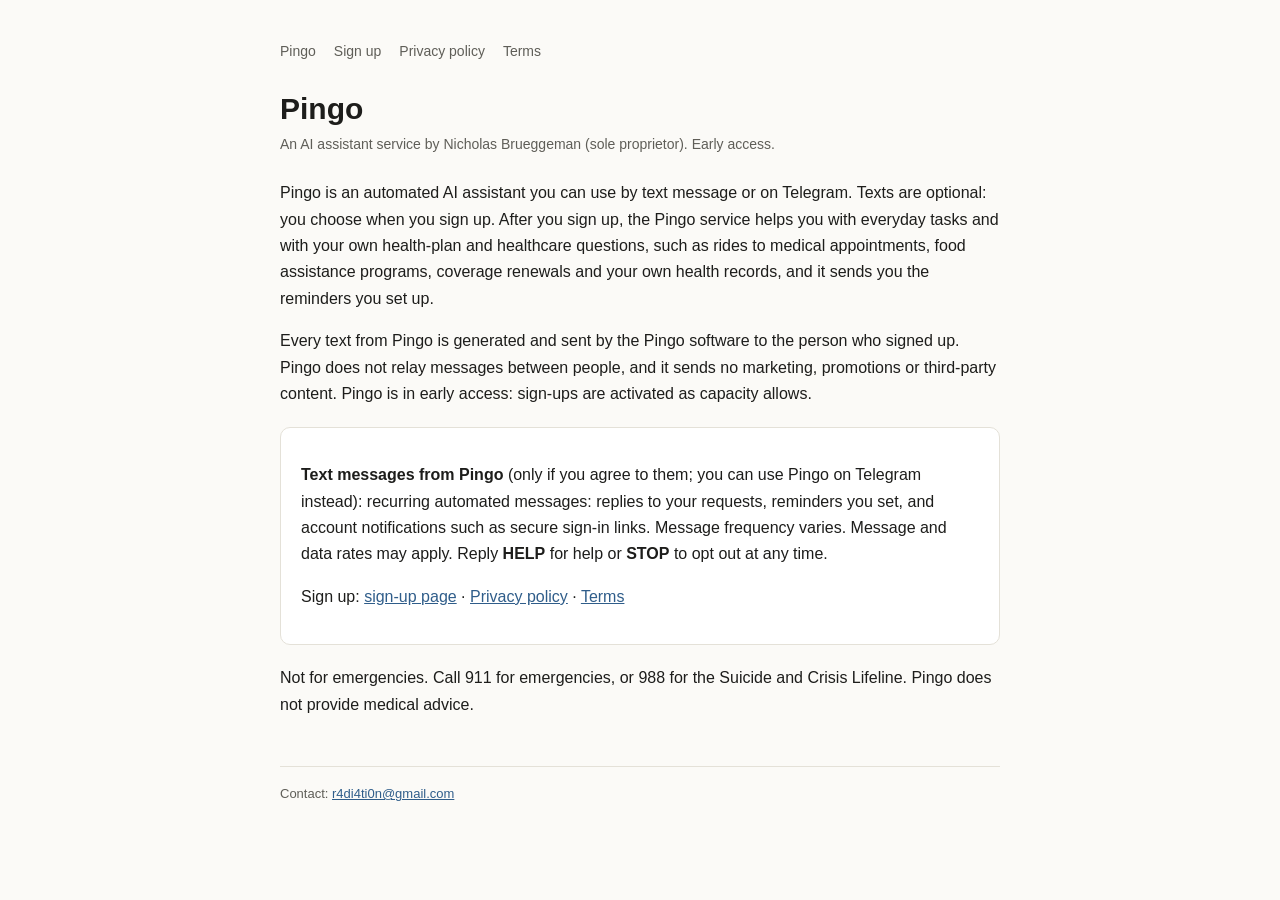
<file: index.html>
<!doctype html>
<html lang="en"><head><meta charset="utf-8"><meta name="viewport" content="width=device-width, initial-scale=1">
<title>Pingo</title><link rel="stylesheet" href="style.css"></head>
<body><main>
<nav><a href="./">Pingo</a><a href="join.html">Sign up</a><a href="privacy.html">Privacy policy</a><a href="terms.html">Terms</a></nav>
<h1>Pingo</h1>
<p class="meta">An AI assistant service by Nicholas Brueggeman (sole proprietor). Early access.</p>
<p>Pingo is an automated AI assistant you can use by text message or on Telegram. Texts are optional: you choose when you sign up. After you sign up, the Pingo service helps you with everyday tasks and with your own health-plan and healthcare questions, such as rides to medical appointments, food assistance programs, coverage renewals and your own health records, and it sends you the reminders you set up.</p>
<p>Every text from Pingo is generated and sent by the Pingo software to the person who signed up. Pingo does not relay messages between people, and it sends no marketing, promotions or third-party content. Pingo is in early access: sign-ups are activated as capacity allows.</p>
<div class="box">
<p><strong>Text messages from Pingo</strong> (only if you agree to them; you can use Pingo on Telegram instead): recurring automated messages: replies to your requests, reminders you set, and account notifications such as secure sign-in links. Message frequency varies. Message and data rates may apply. Reply <strong>HELP</strong> for help or <strong>STOP</strong> to opt out at any time.</p>
<p>Sign up: <a href="join.html">sign-up page</a> &middot; <a href="privacy.html">Privacy policy</a> &middot; <a href="terms.html">Terms</a></p>
</div>
<p>Not for emergencies. Call 911 for emergencies, or 988 for the Suicide and Crisis Lifeline. Pingo does not provide medical advice.</p>
<footer>Contact: <a href="mailto:r4di4ti0n@gmail.com">r4di4ti0n@gmail.com</a></footer>
</main></body></html>
</file>
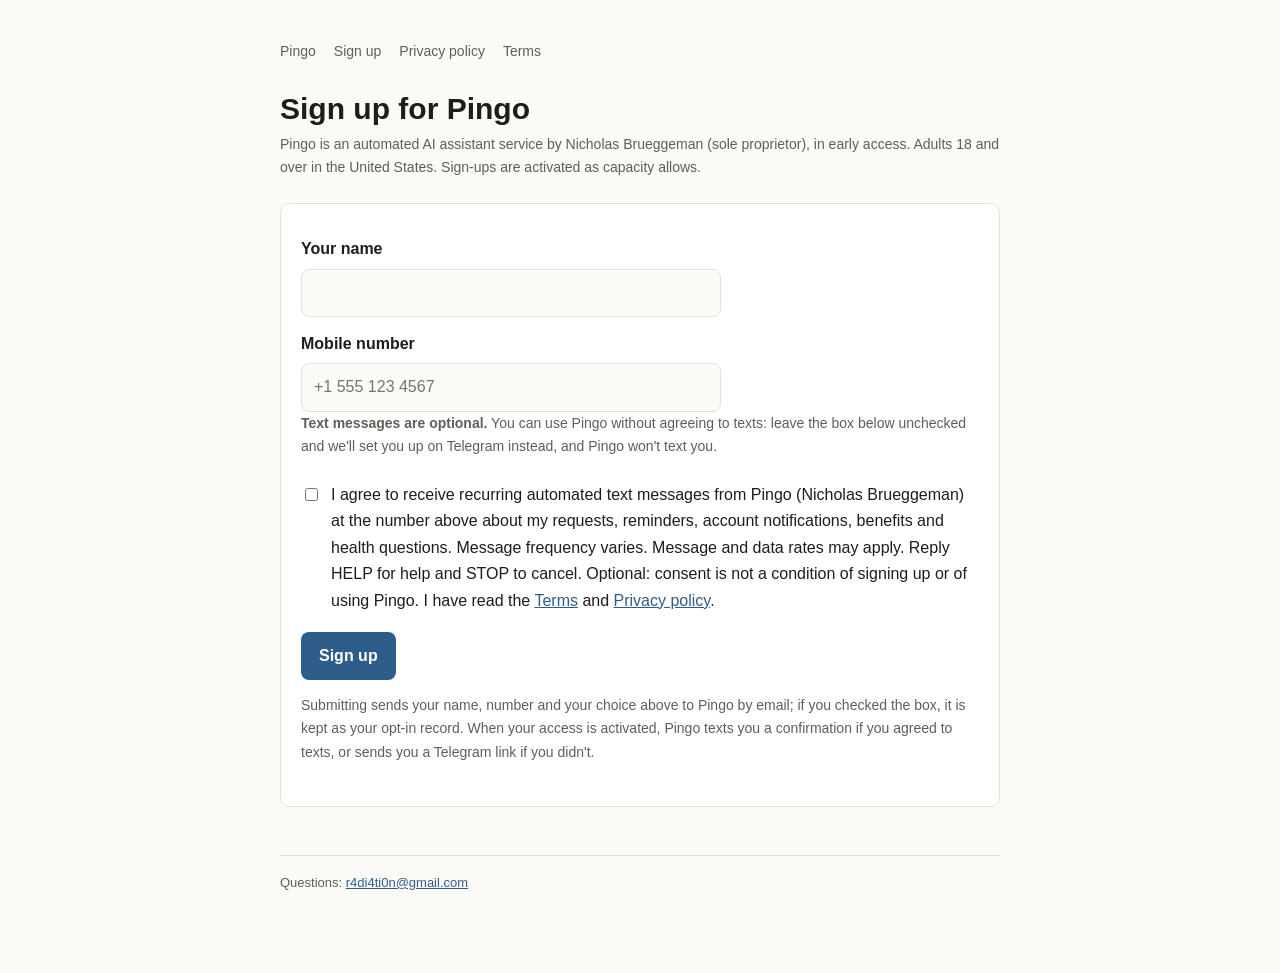
<file: join.html>
<!doctype html>
<html lang="en"><head><meta charset="utf-8"><meta name="viewport" content="width=device-width, initial-scale=1">
<title>Sign up for Pingo</title><link rel="stylesheet" href="style.css"></head>
<body><main>
<nav><a href="./">Pingo</a><a href="join.html">Sign up</a><a href="privacy.html">Privacy policy</a><a href="terms.html">Terms</a></nav>
<h1>Sign up for Pingo</h1>
<p class="meta">Pingo is an automated AI assistant service by Nicholas Brueggeman (sole proprietor), in early access. Adults 18 and over in the United States. Sign-ups are activated as capacity allows.</p>
<form id="optin" class="box" action="mailto:r4di4ti0n@gmail.com?subject=Pingo%20opt-in" method="post" enctype="text/plain">
  <label for="name">Your name</label>
  <input id="name" name="name" type="text" autocomplete="name" required>
  <label for="phone">Mobile number</label>
  <input id="phone" name="mobile" type="tel" autocomplete="tel" placeholder="+1 555 123 4567" required>
  <p class="meta"><strong>Text messages are optional.</strong> You can use Pingo without agreeing to texts: leave the box below unchecked and we'll set you up on Telegram instead, and Pingo won't text you.</p>
  <label class="consent"><input id="agree" name="consent" type="checkbox" value="yes">
    <span id="consent-text">I agree to receive recurring automated text messages from Pingo (Nicholas Brueggeman) at the number above about my requests, reminders, account notifications, benefits and health questions. Message frequency varies. Message and data rates may apply. Reply HELP for help and STOP to cancel. Optional: consent is not a condition of signing up or of using Pingo. I have read the <a href="terms.html">Terms</a> and <a href="privacy.html">Privacy policy</a>.</span></label>
  <button id="submit" type="submit">Sign up</button>
  <p class="meta" style="margin-top:14px">Submitting sends your name, number and your choice above to Pingo by email; if you checked the box, it is kept as your opt-in record. When your access is activated, Pingo texts you a confirmation if you agreed to texts, or sends you a Telegram link if you didn't.</p>
</form>
<script>
const f=document.getElementById('optin'),a=document.getElementById('agree');
f.addEventListener('submit',e=>{e.preventDefault();
 const body=['Name: '+f.elements['name'].value,'Mobile: '+f.elements['mobile'].value,'Text messages: '+(a.checked?'yes (consented)':'no (use Telegram, no texts)'),...(a.checked?['Consent text: '+document.getElementById('consent-text').innerText]:[]),'Submitted: '+new Date().toISOString()].join('\n');
 location.href='mailto:r4di4ti0n@gmail.com?subject='+encodeURIComponent('Pingo opt-in')+'&body='+encodeURIComponent(body);});
</script>
<footer>Questions: <a href="mailto:r4di4ti0n@gmail.com">r4di4ti0n@gmail.com</a></footer>
</main></body></html>
</file>
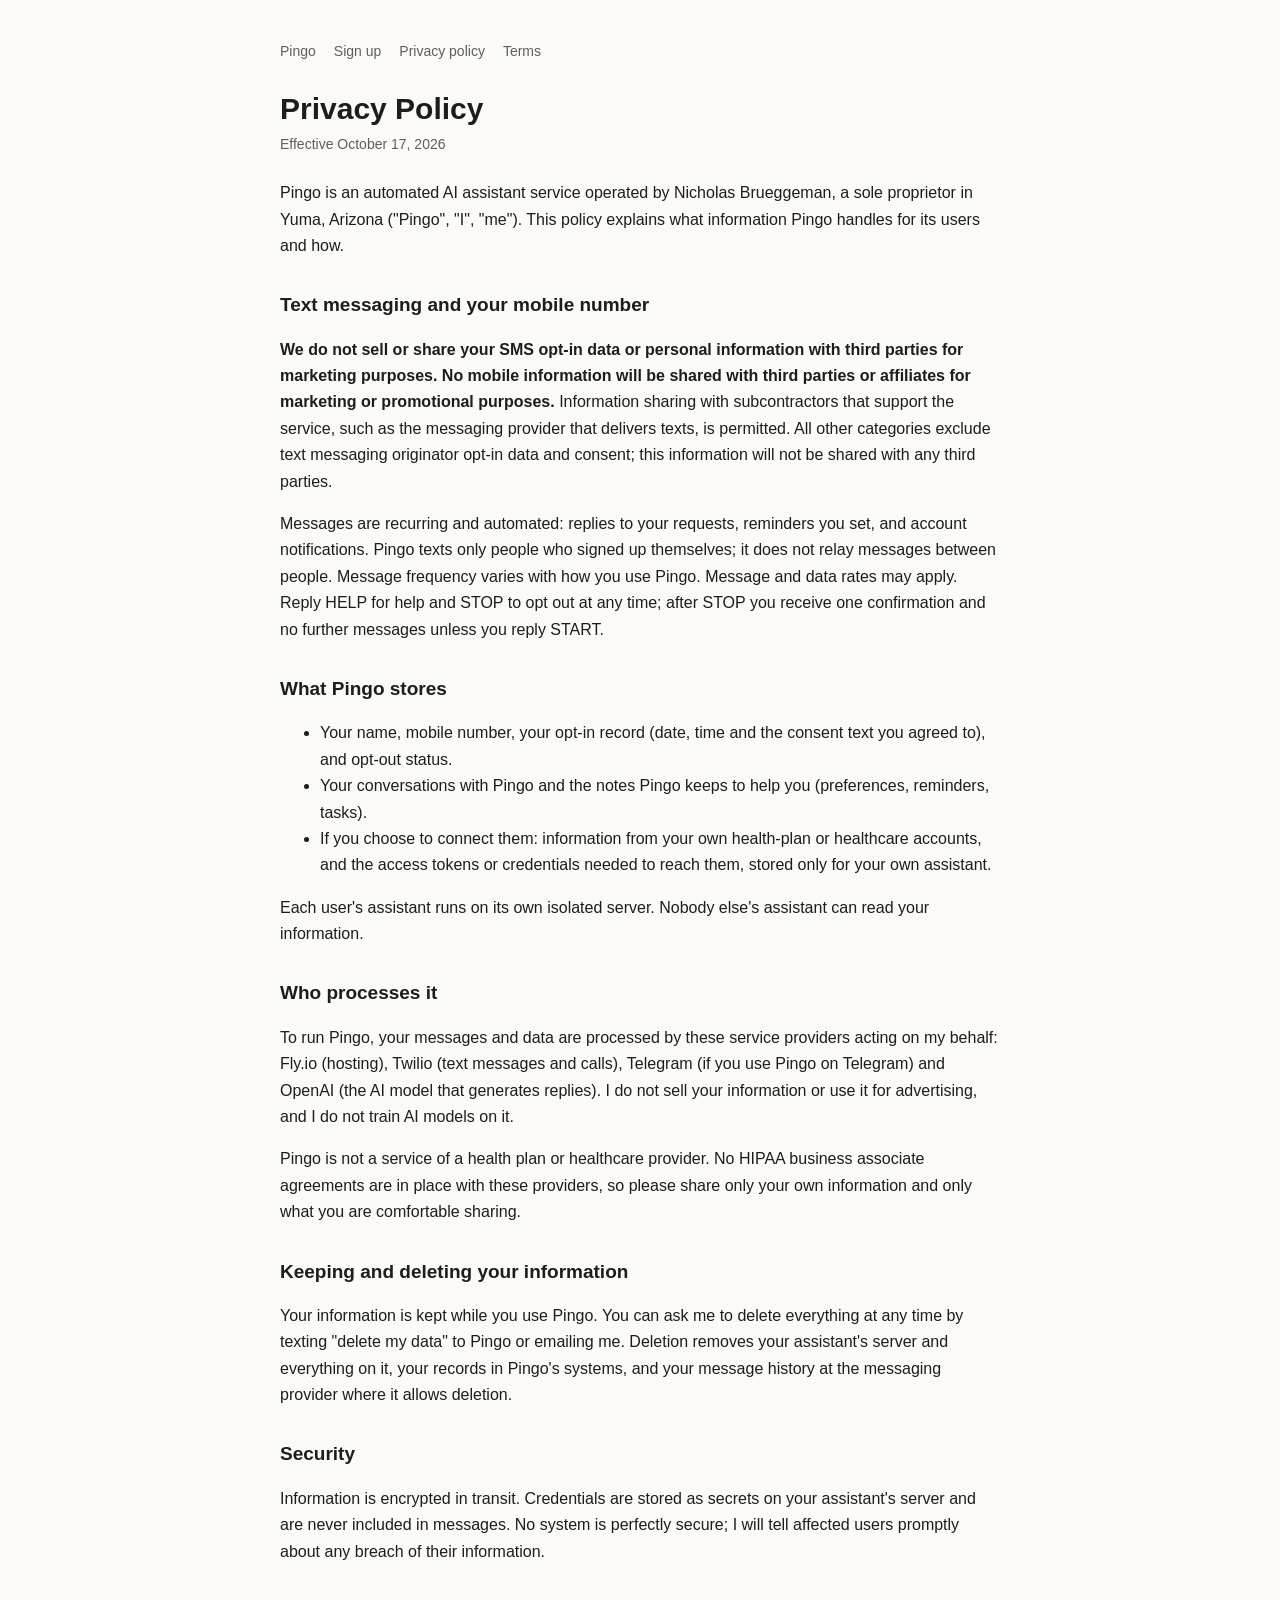
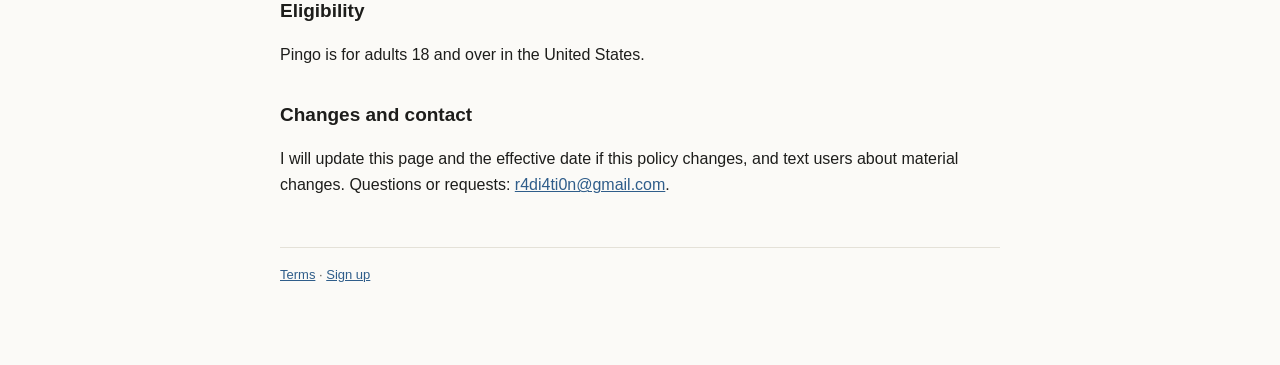
<file: privacy.html>
<!doctype html>
<html lang="en"><head><meta charset="utf-8"><meta name="viewport" content="width=device-width, initial-scale=1">
<title>Privacy Policy - Pingo (Nicholas Brueggeman)</title><link rel="stylesheet" href="style.css"></head>
<body><main>
<nav><a href="./">Pingo</a><a href="join.html">Sign up</a><a href="privacy.html">Privacy policy</a><a href="terms.html">Terms</a></nav>
<h1>Privacy Policy</h1>
<p class="meta">Effective October 17, 2026</p>

<p>Pingo is an automated AI assistant service operated by Nicholas Brueggeman, a sole proprietor in Yuma, Arizona ("Pingo", "I", "me"). This policy explains what information Pingo handles for its users and how.</p>

<h2>Text messaging and your mobile number</h2>
<p><strong>We do not sell or share your SMS opt-in data or personal information with third parties for marketing purposes.</strong> <strong>No mobile information will be shared with third parties or affiliates for marketing or promotional purposes.</strong> Information sharing with subcontractors that support the service, such as the messaging provider that delivers texts, is permitted. All other categories exclude text messaging originator opt-in data and consent; this information will not be shared with any third parties.</p>
<p>Messages are recurring and automated: replies to your requests, reminders you set, and account notifications. Pingo texts only people who signed up themselves; it does not relay messages between people. Message frequency varies with how you use Pingo. Message and data rates may apply. Reply HELP for help and STOP to opt out at any time; after STOP you receive one confirmation and no further messages unless you reply START.</p>

<h2>What Pingo stores</h2>
<ul>
<li>Your name, mobile number, your opt-in record (date, time and the consent text you agreed to), and opt-out status.</li>
<li>Your conversations with Pingo and the notes Pingo keeps to help you (preferences, reminders, tasks).</li>
<li>If you choose to connect them: information from your own health-plan or healthcare accounts, and the access tokens or credentials needed to reach them, stored only for your own assistant.</li>
</ul>
<p>Each user's assistant runs on its own isolated server. Nobody else's assistant can read your information.</p>

<h2>Who processes it</h2>
<p>To run Pingo, your messages and data are processed by these service providers acting on my behalf: Fly.io (hosting), Twilio (text messages and calls), Telegram (if you use Pingo on Telegram) and OpenAI (the AI model that generates replies). I do not sell your information or use it for advertising, and I do not train AI models on it.</p>
<p>Pingo is not a service of a health plan or healthcare provider. No HIPAA business associate agreements are in place with these providers, so please share only your own information and only what you are comfortable sharing.</p>

<h2>Keeping and deleting your information</h2>
<p>Your information is kept while you use Pingo. You can ask me to delete everything at any time by texting "delete my data" to Pingo or emailing me. Deletion removes your assistant's server and everything on it, your records in Pingo's systems, and your message history at the messaging provider where it allows deletion.</p>

<h2>Security</h2>
<p>Information is encrypted in transit. Credentials are stored as secrets on your assistant's server and are never included in messages. No system is perfectly secure; I will tell affected users promptly about any breach of their information.</p>

<h2>Eligibility</h2>
<p>Pingo is for adults 18 and over in the United States.</p>

<h2>Changes and contact</h2>
<p>I will update this page and the effective date if this policy changes, and text users about material changes. Questions or requests: <a href="mailto:r4di4ti0n@gmail.com">r4di4ti0n@gmail.com</a>.</p>
<footer><a href="terms.html">Terms</a> &middot; <a href="join.html">Sign up</a></footer>
</main></body></html>
</file>
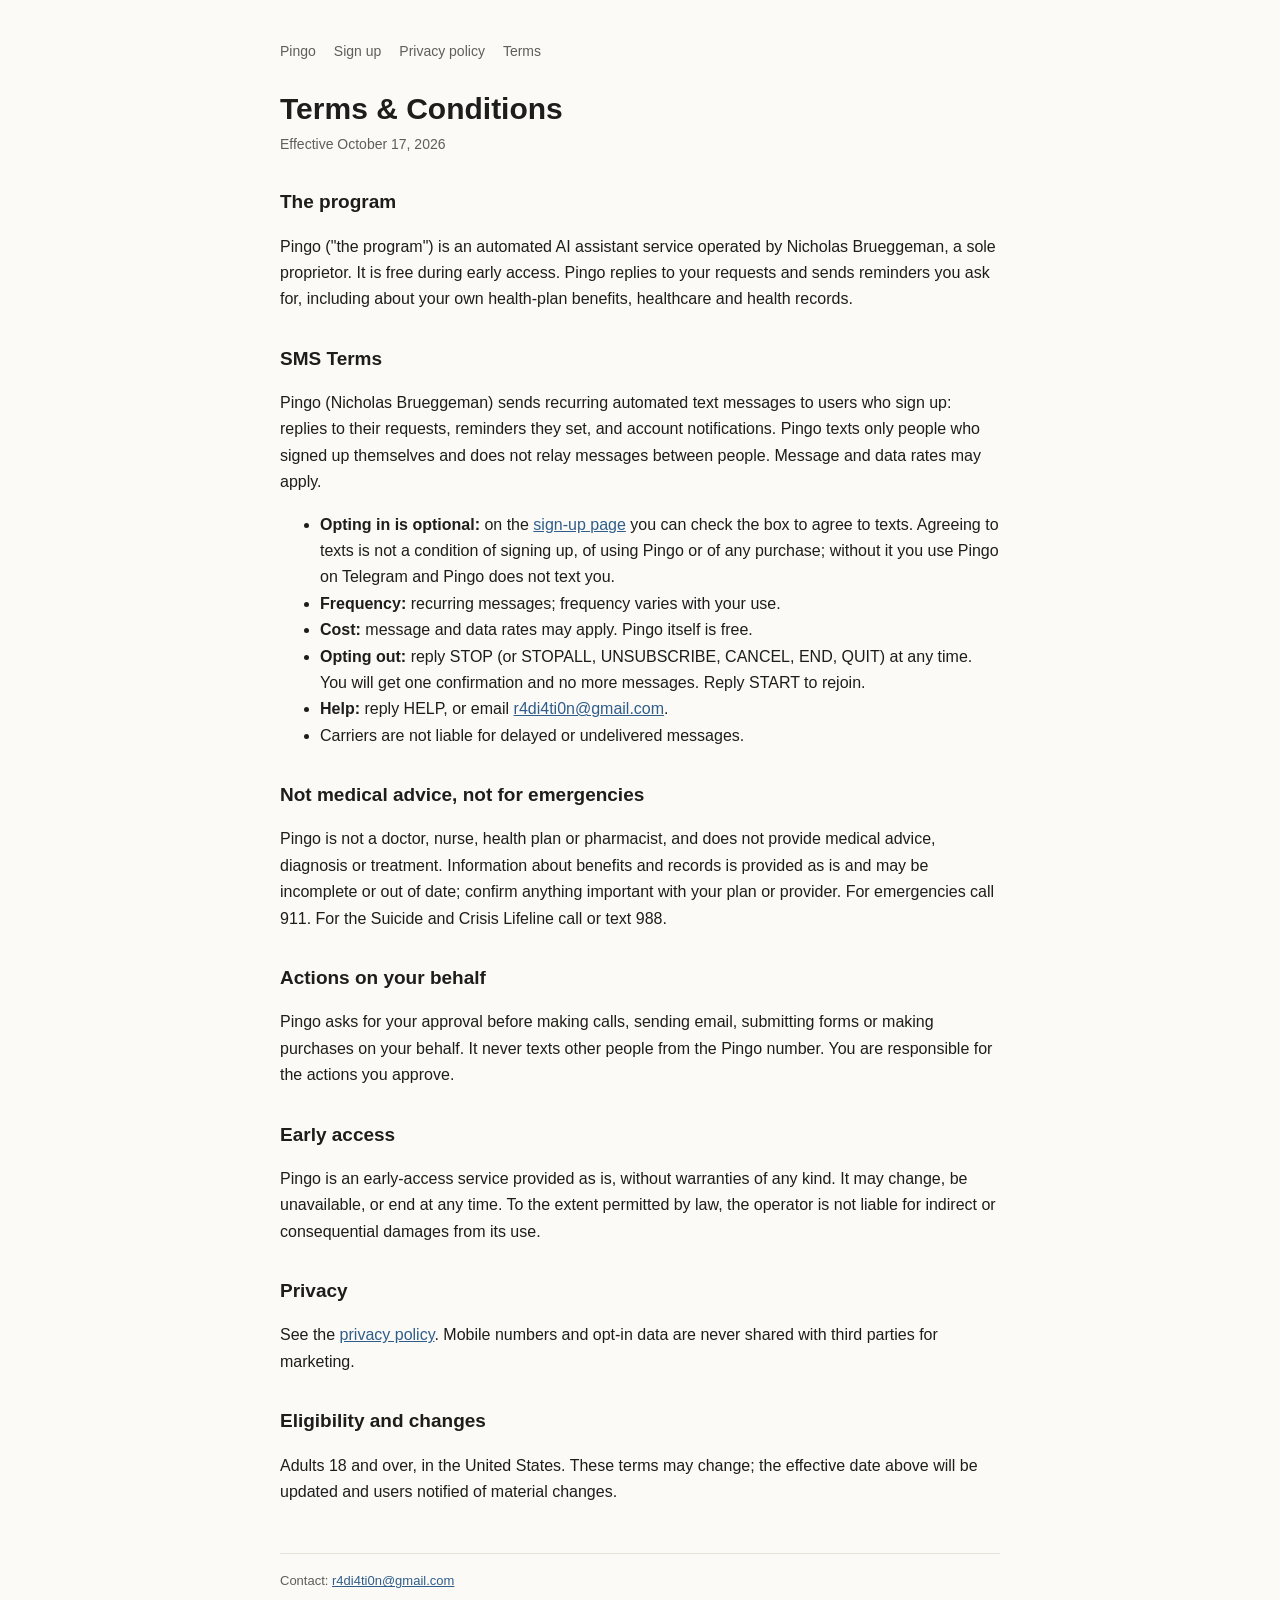
<file: terms.html>
<!doctype html>
<html lang="en"><head><meta charset="utf-8"><meta name="viewport" content="width=device-width, initial-scale=1">
<title>Terms &amp; Conditions - Pingo (Nicholas Brueggeman)</title><link rel="stylesheet" href="style.css"></head>
<body><main>
<nav><a href="./">Pingo</a><a href="join.html">Sign up</a><a href="privacy.html">Privacy policy</a><a href="terms.html">Terms</a></nav>
<h1>Terms &amp; Conditions</h1>
<p class="meta">Effective October 17, 2026</p>

<h2>The program</h2>
<p>Pingo ("the program") is an automated AI assistant service operated by Nicholas Brueggeman, a sole proprietor. It is free during early access. Pingo replies to your requests and sends reminders you ask for, including about your own health-plan benefits, healthcare and health records.</p>

<h2>SMS Terms</h2>
<p>Pingo (Nicholas Brueggeman) sends recurring automated text messages to users who sign up: replies to their requests, reminders they set, and account notifications. Pingo texts only people who signed up themselves and does not relay messages between people. Message and data rates may apply.</p>
<ul>
<li><strong>Opting in is optional:</strong> on the <a href="join.html">sign-up page</a> you can check the box to agree to texts. Agreeing to texts is not a condition of signing up, of using Pingo or of any purchase; without it you use Pingo on Telegram and Pingo does not text you.</li>
<li><strong>Frequency:</strong> recurring messages; frequency varies with your use.</li>
<li><strong>Cost:</strong> message and data rates may apply. Pingo itself is free.</li>
<li><strong>Opting out:</strong> reply STOP (or STOPALL, UNSUBSCRIBE, CANCEL, END, QUIT) at any time. You will get one confirmation and no more messages. Reply START to rejoin.</li>
<li><strong>Help:</strong> reply HELP, or email <a href="mailto:r4di4ti0n@gmail.com">r4di4ti0n@gmail.com</a>.</li>
<li>Carriers are not liable for delayed or undelivered messages.</li>
</ul>

<h2>Not medical advice, not for emergencies</h2>
<p>Pingo is not a doctor, nurse, health plan or pharmacist, and does not provide medical advice, diagnosis or treatment. Information about benefits and records is provided as is and may be incomplete or out of date; confirm anything important with your plan or provider. For emergencies call 911. For the Suicide and Crisis Lifeline call or text 988.</p>

<h2>Actions on your behalf</h2>
<p>Pingo asks for your approval before making calls, sending email, submitting forms or making purchases on your behalf. It never texts other people from the Pingo number. You are responsible for the actions you approve.</p>

<h2>Early access</h2>
<p>Pingo is an early-access service provided as is, without warranties of any kind. It may change, be unavailable, or end at any time. To the extent permitted by law, the operator is not liable for indirect or consequential damages from its use.</p>

<h2>Privacy</h2>
<p>See the <a href="privacy.html">privacy policy</a>. Mobile numbers and opt-in data are never shared with third parties for marketing.</p>

<h2>Eligibility and changes</h2>
<p>Adults 18 and over, in the United States. These terms may change; the effective date above will be updated and users notified of material changes.</p>
<footer>Contact: <a href="mailto:r4di4ti0n@gmail.com">r4di4ti0n@gmail.com</a></footer>
</main></body></html>
</file>
<file: style.css>
:root{--bg:#fbfaf7;--ink:#1d1d1b;--muted:#5f5e58;--line:#e4e1d8;--accent:#2f5d8a;--panel:#fff;color-scheme:light}
@media (prefers-color-scheme:dark){:root{--bg:#141413;--ink:#ecebe6;--muted:#a3a198;--line:#2f2e2a;--accent:#8fb6e0;--panel:#1c1c1a;color-scheme:dark}}
*{box-sizing:border-box}
body{margin:0;background:var(--bg);color:var(--ink);font:16px/1.65 -apple-system,BlinkMacSystemFont,"Segoe UI",Roboto,Arial,sans-serif}
main{max-width:760px;margin:0 auto;padding:40px 20px 80px}
nav{display:flex;gap:18px;flex-wrap:wrap;margin-bottom:28px;font-size:14px}
nav a{color:var(--muted);text-decoration:none}nav a:hover{color:var(--accent)}
h1{font-size:30px;line-height:1.2;margin:0 0 6px}
h2{font-size:19px;margin:30px 0 8px}
.meta{color:var(--muted);font-size:14px;margin:0 0 24px}
a{color:var(--accent)}
.box{background:var(--panel);border:1px solid var(--line);border-radius:10px;padding:18px 20px;margin:20px 0}
label{display:block;font-weight:600;margin:14px 0 6px}
input[type=text],input[type=tel]{width:100%;max-width:420px;padding:10px 12px;border:1px solid var(--line);border-radius:8px;background:var(--bg);color:var(--ink);font:inherit}
.consent{display:flex;gap:10px;align-items:flex-start;margin:18px 0;font-weight:400}
.consent input{margin-top:6px;flex:none}
button{background:var(--accent);color:#fff;border:0;border-radius:8px;padding:11px 18px;font:inherit;font-weight:600;cursor:pointer}
button:disabled{opacity:.5;cursor:not-allowed}
footer{margin-top:48px;border-top:1px solid var(--line);padding-top:16px;color:var(--muted);font-size:13px}
</file>
